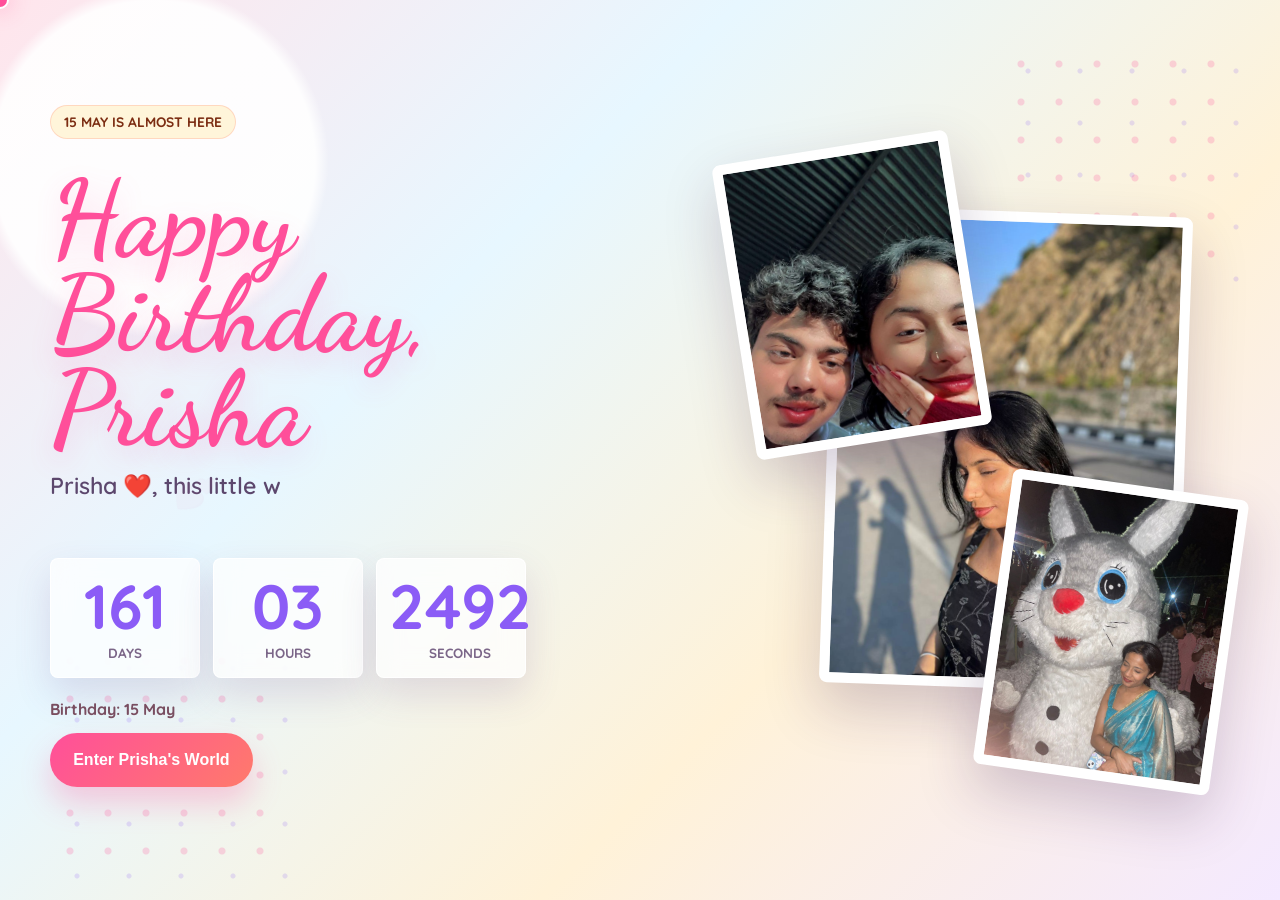
<file: girlFriend/HappyBirthdayGF/index.html>
<!DOCTYPE html>
<html lang="en">
<head>
    <meta charset="UTF-8">
    <meta name="viewport" content="width=device-width, initial-scale=1.0">
    <title>Prisha Birthday Countdown</title>
    <script src="https://cdnjs.cloudflare.com/ajax/libs/gsap/3.12.2/gsap.min.js"></script>
    <link rel="stylesheet" href="style.css">
</head>
<body>
    <div class="cursor"></div>
    <main class="birthday-page">
        <section class="hero-copy" aria-label="Birthday countdown for Prisha">
            <p class="eyebrow">15 May is almost here</p>
            <h1>Happy Birthday, Prisha</h1>
            <p class="greeting"></p>

            <div class="countdown" aria-label="Countdown to Prisha's birthday">
                <div class="time-card">
                    <span id="days">00</span>
                    <small>Days</small>
                </div>
                <div class="time-card">
                    <span id="hours">00</span>
                    <small>Hours</small>
                </div>
                <div class="time-card">
                    <span id="seconds">00</span>
                    <small>Seconds</small>
                </div>
            </div>

            <p class="birthday-date">Birthday: 15 May</p>
            <button class="cta-button" type="button">Enter Prisha's World</button>
        </section>

        <section class="photo-stage" aria-label="Prisha photos">
            <figure class="photo-card photo-card-main">
                <img src="d1.jpeg" alt="Prisha smiling">
            </figure>
            <figure class="photo-card photo-card-top">
                <img src="d2.jpeg" alt="Prisha portrait">
            </figure>
            <figure class="photo-card photo-card-bottom">
                <img src="d3.jpeg" alt="Beautiful moment of Prisha">
            </figure>
        </section>
    </main>

    <script src="script.js"></script>
</body>
</html>
</file>
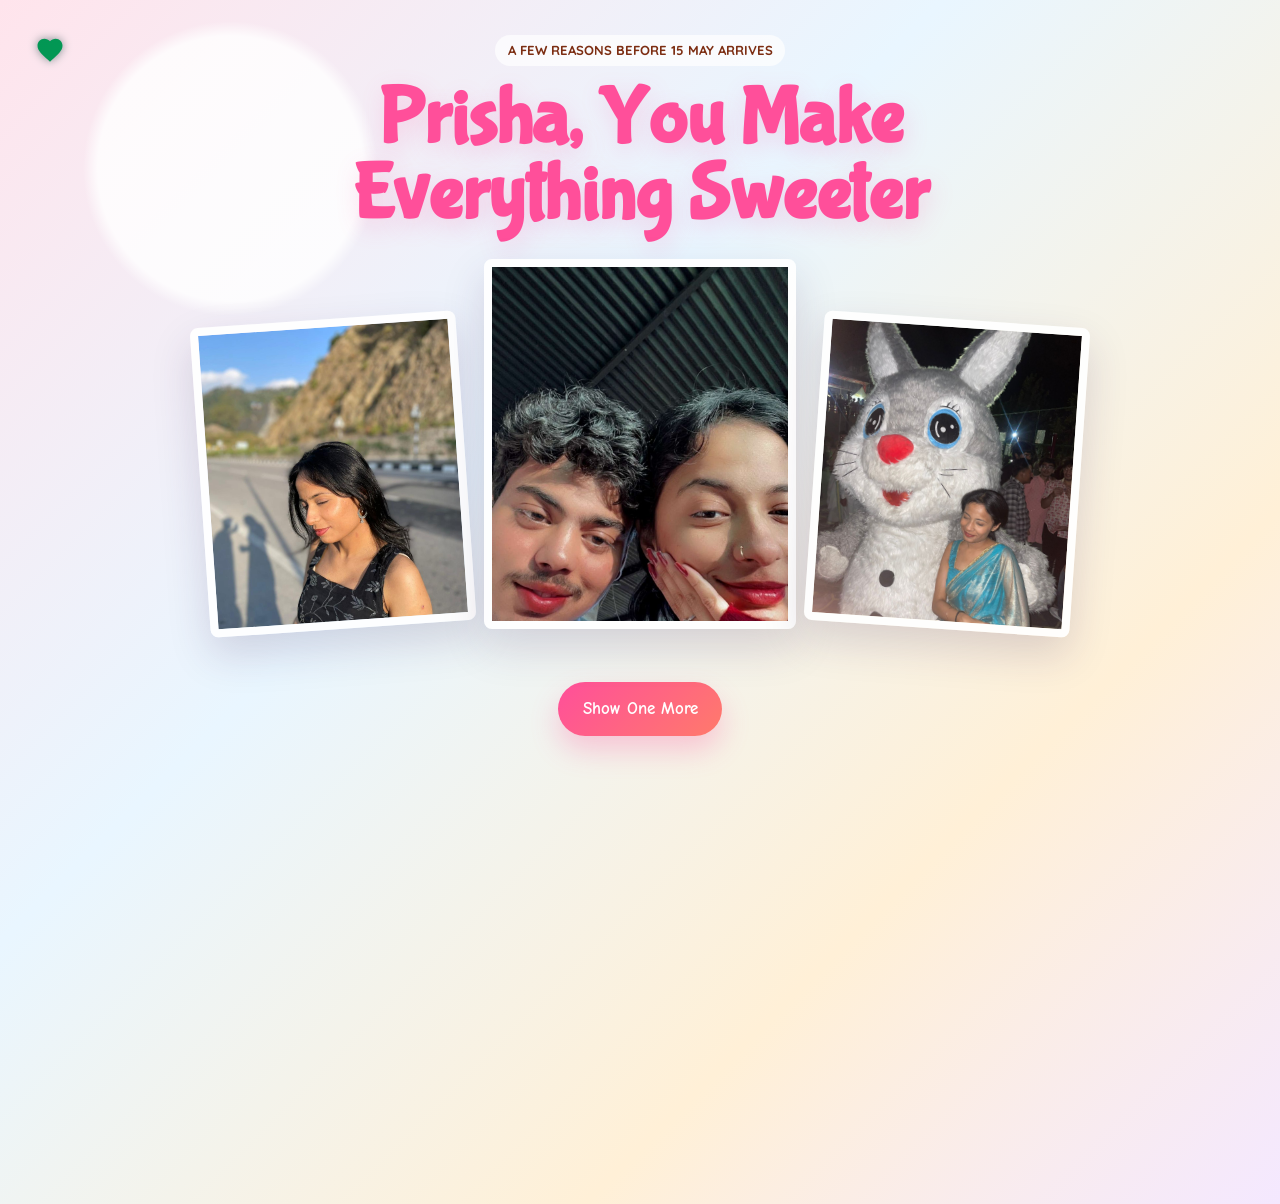
<file: girlFriend/HappyBirthdayGF/cause.html>
<!DOCTYPE html>
<html lang="en">
<head>
    <meta charset="UTF-8">
    <meta name="viewport" content="width=device-width, initial-scale=1.0">
    <title>For Prisha</title>
    <script src="https://cdnjs.cloudflare.com/ajax/libs/gsap/3.12.2/gsap.min.js"></script>
    <link rel="stylesheet" href="./cause.css">
</head>
<body>
    <div class="custom-cursor">
        <svg viewBox="0 0 24 24" aria-hidden="true">
            <path fill="#ff4f9a" d="M12 21.35l-1.45-1.32C5.4 15.36 2 12.28 2 8.5 2 5.42 4.42 3 7.5 3c1.74 0 3.41.81 4.5 2.09C13.09 3.81 14.76 3 16.5 3 19.58 3 22 5.42 22 8.5c0 3.78-3.4 6.86-8.55 11.54L12 21.35z"/>
        </svg>
    </div>

    <main class="container">
        <p class="page-kicker">A few reasons before 15 May arrives</p>
        <h1>Prisha, You Make Everything Sweeter</h1>

        <div class="portrait-strip" aria-label="Prisha photo highlights">
            <img src="d1.jpeg" alt="Prisha birthday portrait">
            <img src="d2.jpeg" alt="Prisha happy moment">
            <img src="d3.jpeg" alt="Prisha special memory">
        </div>

        <section id="reasons-container" aria-live="polite"></section>

        <button class="shuffle-button" type="button">Show One More</button>
        <div class="reason-counter"></div>

        <section class="ending-section">
            <div class="ending-photo">
                <img src="d1.jpeg" alt="Prisha">
            </div>
            <div class="ending-text">My favorite person, my Prisha</div>
        </section>
    </main>

    <script src="cause.js"></script>
</body>
</html>
</file>
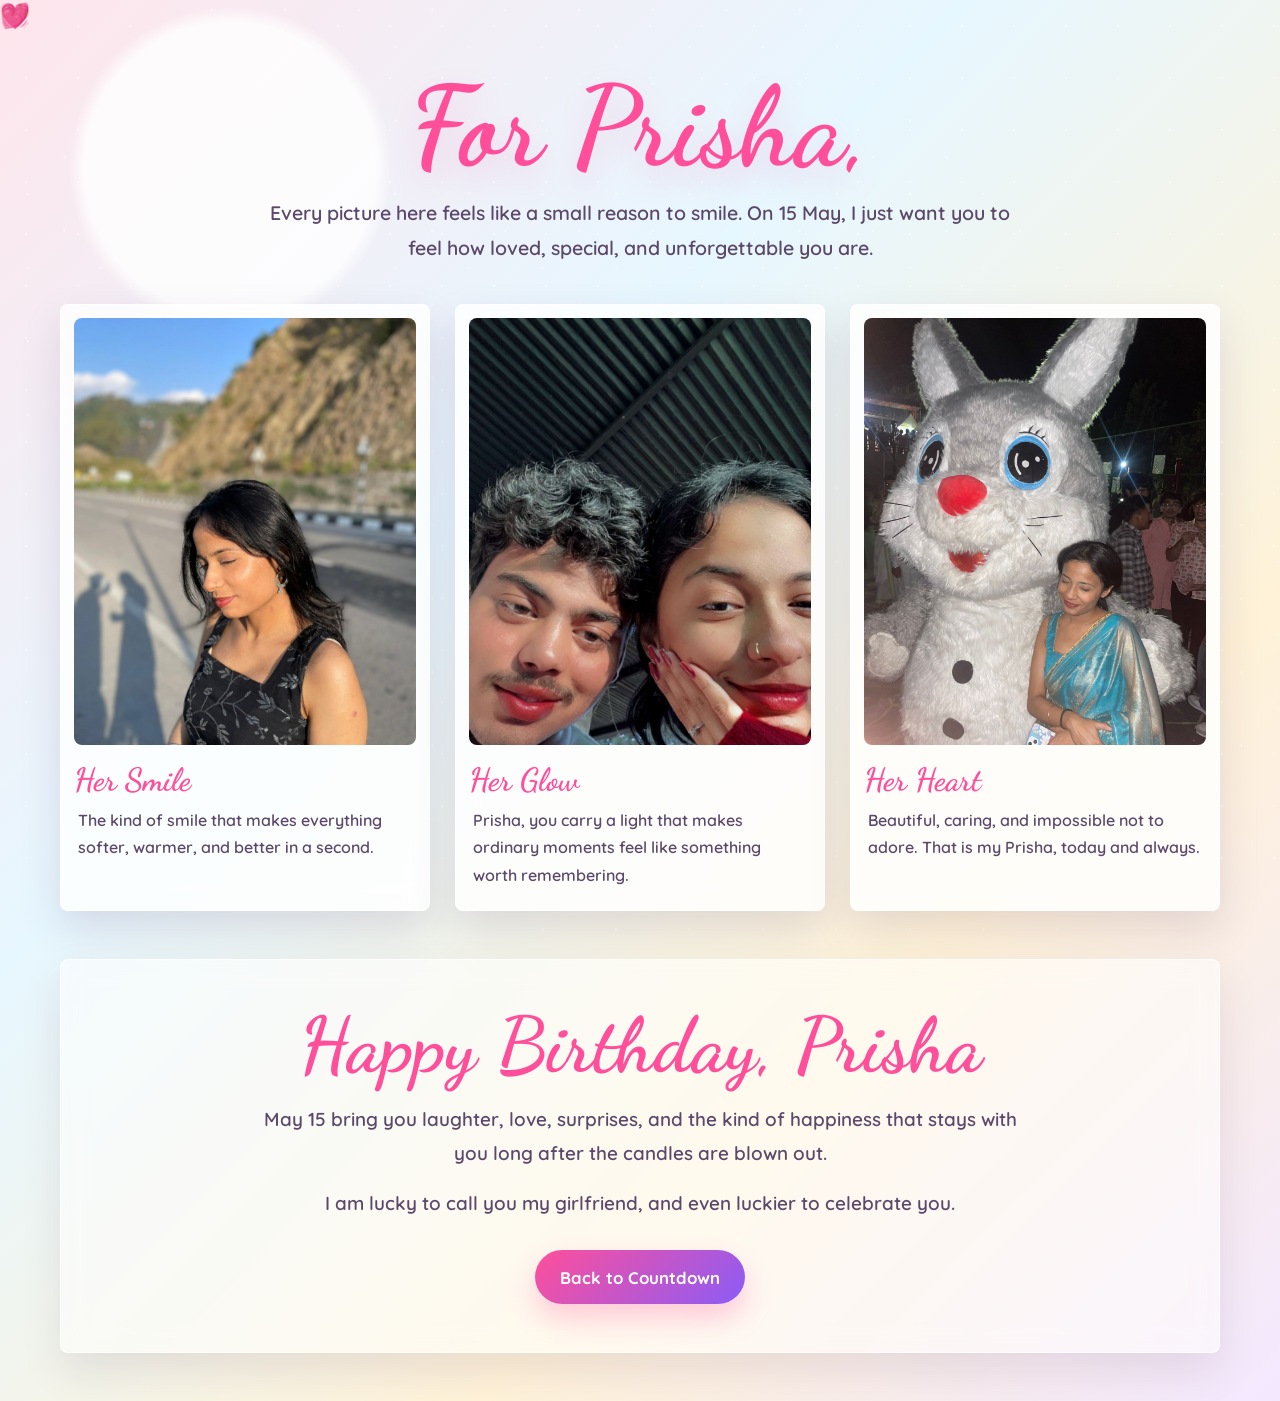
<file: girlFriend/HappyBirthdayGF/last.html>
<!DOCTYPE html>
<html lang="en">
<head>
    <meta charset="UTF-8">
    <meta name="viewport" content="width=device-width, initial-scale=1.0">
    <title>Prisha's Birthday Memories</title>
    <style>
        @import url('https://fonts.googleapis.com/css2?family=Dancing+Script:wght@700&family=Quicksand:wght@400;500;600;700&display=swap');

        * {
            margin: 0;
            padding: 0;
            box-sizing: border-box;
        }

        :root {
            --rose: #ff4f9a;
            --coral: #ff7a6b;
            --lavender: #8b5cf6;
            --ink: #36264a;
        }

        body {
            min-height: 100vh;
            background:
                radial-gradient(circle at 18% 12%, rgba(255, 255, 255, 0.82) 0 9%, transparent 10%),
                linear-gradient(135deg, #ffe5ec 0%, #e7f7ff 36%, #fff2d8 70%, #f3e8ff 100%);
            font-family: 'Quicksand', sans-serif;
            overflow-x: hidden;
            color: var(--ink);
        }

        .magic-sparkles {
            position: fixed;
            inset: 0;
            pointer-events: none;
            z-index: 1;
        }

        .magic-sparkles::before,
        .magic-sparkles::after {
            content: '';
            position: absolute;
            inset: 0;
            background-image: radial-gradient(circle, rgba(255, 255, 255, 0.95) 1px, transparent 1px);
            background-size: 52px 52px;
            animation: sparkleLayer 8s linear infinite;
            opacity: 0.5;
        }

        .magic-sparkles::after {
            animation-delay: -4s;
            transform: rotate(45deg);
        }

        .floating-hearts {
            position: fixed;
            inset: 0;
            pointer-events: none;
            z-index: 2;
        }

        .heart {
            position: absolute;
            font-size: 1.5rem;
            color: rgba(255, 79, 154, 0.62);
            animation: floatHeart var(--float-duration, 6s) ease-in-out infinite;
            animation-delay: var(--delay, 0s);
        }

        .page-shell {
            position: relative;
            z-index: 3;
            width: min(1160px, calc(100% - 32px));
            margin: 0 auto;
            padding: clamp(2.5rem, 6vw, 5rem) 0 3rem;
        }

        .welcome {
            text-align: center;
            margin-bottom: 2rem;
        }

        .welcome p {
            max-width: 760px;
            margin: 1.1rem auto 0;
            font-size: clamp(1rem, 2vw, 1.22rem);
            line-height: 1.8;
            font-weight: 600;
            color: #5b486a;
        }

        .welcome h1 {
            font-family: 'Dancing Script', cursive;
            font-size: clamp(3.2rem, 10vw, 7rem);
            line-height: 0.9;
            color: var(--rose);
            text-shadow: 0 14px 32px rgba(255, 79, 154, 0.18);
            animation: fadeInScale 1s ease;
        }

        .memory-container {
            display: grid;
            grid-template-columns: repeat(3, minmax(0, 1fr));
            gap: clamp(1rem, 3vw, 1.6rem);
            margin-top: 2.4rem;
        }

        .memory-card {
            min-height: 100%;
            background: rgba(255, 255, 255, 0.82);
            border: 1px solid rgba(255, 255, 255, 0.92);
            border-radius: 8px;
            padding: 0.8rem;
            box-shadow: 0 18px 42px rgba(63, 34, 83, 0.13);
            transition: transform 0.35s ease, box-shadow 0.35s ease;
            backdrop-filter: blur(12px);
        }

        .memory-card:hover {
            transform: translateY(-8px);
            box-shadow: 0 22px 48px rgba(255, 79, 154, 0.2);
        }

        .memory-img {
            width: 100%;
            aspect-ratio: 4 / 5;
            object-fit: cover;
            object-position: center 22%;
            border-radius: 8px;
            margin-bottom: 1rem;
            display: block;
        }

        .memory-title {
            font-family: 'Dancing Script', cursive;
            color: var(--rose);
            font-size: clamp(1.55rem, 3vw, 2rem);
            margin-bottom: 0.5rem;
        }

        .memory-caption {
            font-size: 1rem;
            line-height: 1.7;
            color: #5b486a;
            font-weight: 600;
            padding: 0 0.25rem 0.5rem;
        }

        .final-message {
            text-align: center;
            margin-top: 3rem;
            padding: clamp(1.8rem, 5vw, 3rem);
            background: rgba(255, 255, 255, 0.54);
            border: 1px solid rgba(255, 255, 255, 0.82);
            border-radius: 8px;
            backdrop-filter: blur(12px);
            box-shadow: 0 18px 42px rgba(63, 34, 83, 0.1);
        }

        .final-message h2 {
            font-family: 'Dancing Script', cursive;
            font-size: clamp(2.6rem, 8vw, 4.8rem);
            line-height: 1;
            color: var(--rose);
            margin-bottom: 1.2rem;
            animation: heartbeat 2s infinite;
        }

        .final-message p {
            font-size: clamp(1rem, 2vw, 1.18rem);
            max-width: 780px;
            margin: 0 auto 1rem;
            line-height: 1.8;
            color: #5b486a;
            font-weight: 600;
        }

        .goodbye-btn {
            display: inline-grid;
            place-items: center;
            min-height: 54px;
            padding: 0 1.55rem;
            margin-top: 0.8rem;
            font-size: 1.05rem;
            font-weight: 800;
            background: linear-gradient(135deg, var(--rose), var(--lavender));
            color: #fff;
            border: 0;
            border-radius: 999px;
            cursor: pointer;
            text-decoration: none;
            transition: transform 0.3s ease, box-shadow 0.3s ease;
            box-shadow: 0 14px 28px rgba(255, 79, 154, 0.28);
        }

        .goodbye-btn:hover {
            transform: translateY(-3px) scale(1.03);
            box-shadow: 0 18px 34px rgba(255, 79, 154, 0.36);
        }

        @keyframes sparkleLayer {
            0% {
                transform: translateY(0);
            }
            100% {
                transform: translateY(-52px);
            }
        }

        @keyframes floatHeart {
            0% {
                transform: translate(0, 100vh) rotate(0deg);
            }
            100% {
                transform: translate(var(--translate-x, 0), -100vh) rotate(360deg);
            }
        }

        @keyframes heartbeat {
            0%, 100% {
                transform: scale(1);
            }
            50% {
                transform: scale(1.04);
            }
        }

        @keyframes fadeInScale {
            0% {
                opacity: 0;
                transform: scale(0.92);
            }
            100% {
                opacity: 1;
                transform: scale(1);
            }
        }

        @media (max-width: 860px) {
            .memory-container {
                grid-template-columns: 1fr;
            }

            .memory-card {
                width: min(480px, 100%);
                margin: 0 auto;
            }
        }

        @media (max-width: 520px) {
            .page-shell {
                width: min(100% - 22px, 1160px);
                padding-top: 2rem;
            }

            .final-message {
                padding-inline: 1rem;
            }

            .goodbye-btn {
                width: 100%;
            }
        }
    </style>
</head>
<body>
    <div class="magic-sparkles"></div>
    <div class="floating-hearts">
        <div class="heart" style="--float-duration: 6s; --delay: 0s; --translate-x: 20px;">💝</div>
        <div class="heart" style="--float-duration: 8s; --delay: 1s; --translate-x: -30px;">💖</div>
        <div class="heart" style="--float-duration: 7s; --delay: 2s; --translate-x: 40px;">💗</div>
        <div class="heart" style="--float-duration: 9s; --delay: 3s; --translate-x: -20px;">💓</div>
        <div class="heart" style="--float-duration: 5s; --delay: 4s; --translate-x: 30px;">💕</div>
    </div>

    <main class="page-shell">
        <section class="welcome">
            <h1>For Prisha,</h1>
            <p>Every picture here feels like a small reason to smile. On 15 May, I just want you to feel how loved, special, and unforgettable you are.</p>
        </section>

        <section class="memory-container" aria-label="Prisha memories">
            <article class="memory-card">
                <img src="d1.jpeg" alt="Prisha smiling" class="memory-img">
                <h2 class="memory-title">Her Smile</h2>
                <p class="memory-caption">The kind of smile that makes everything softer, warmer, and better in a second.</p>
            </article>

            <article class="memory-card">
                <img src="d2.jpeg" alt="Prisha in a beautiful moment" class="memory-img">
                <h2 class="memory-title">Her Glow</h2>
                <p class="memory-caption">Prisha, you carry a light that makes ordinary moments feel like something worth remembering.</p>
            </article>

            <article class="memory-card">
                <img src="d3.jpeg" alt="Prisha birthday memory" class="memory-img">
                <h2 class="memory-title">Her Heart</h2>
                <p class="memory-caption">Beautiful, caring, and impossible not to adore. That is my Prisha, today and always.</p>
            </article>
        </section>

        <section class="final-message">
            <h2>Happy Birthday, Prisha</h2>
            <p>May 15 bring you laughter, love, surprises, and the kind of happiness that stays with you long after the candles are blown out.</p>
            <p>I am lucky to call you my girlfriend, and even luckier to celebrate you.</p>
            <a href="index.html" class="goodbye-btn">Back to Countdown</a>
        </section>
    </main>
</body>
</html>
</file>
<file: girlFriend/HappyBirthdayGF/style.css>
@import url('https://fonts.googleapis.com/css2?family=Dancing+Script:wght@700&family=Quicksand:wght@400;500;600;700&display=swap');

* {
    margin: 0;
    padding: 0;
    box-sizing: border-box;
    cursor: none;
}

:root {
    --rose: #ff4f9a;
    --coral: #ff7a6b;
    --lavender: #8b5cf6;
    --ink: #36264a;
    --paper: rgba(255, 255, 255, 0.74);
}

body {
    min-height: 100vh;
    font-family: 'Quicksand', Arial, sans-serif;
    color: var(--ink);
    overflow-x: hidden;
    background:
        radial-gradient(circle at 12% 18%, rgba(255, 255, 255, 0.9) 0 12%, transparent 13%),
        linear-gradient(135deg, #ffe5ec 0%, #e7f7ff 34%, #fff2d8 66%, #f4e9ff 100%);
}

body::before,
body::after {
    content: "";
    position: fixed;
    inset: auto;
    width: 240px;
    height: 240px;
    pointer-events: none;
    background-image:
        radial-gradient(circle, rgba(255, 79, 154, 0.22) 0 3px, transparent 4px),
        radial-gradient(circle, rgba(139, 92, 246, 0.18) 0 2px, transparent 3px);
    background-size: 38px 38px, 52px 52px;
    filter: blur(0.2px);
    animation: driftPattern 18s linear infinite;
}

body::before {
    top: 5%;
    right: 3%;
}

body::after {
    left: 4%;
    bottom: 2%;
    animation-direction: reverse;
}

.cursor {
    width: 18px;
    height: 18px;
    background: var(--rose);
    border: 2px solid #fff;
    border-radius: 50%;
    position: fixed;
    z-index: 20;
    pointer-events: none;
    box-shadow: 0 0 22px rgba(255, 79, 154, 0.45);
    transform: translate(-50%, -50%);
}

.birthday-page {
    position: relative;
    z-index: 1;
    width: min(1180px, calc(100% - 32px));
    min-height: 100vh;
    margin: 0 auto;
    display: grid;
    grid-template-columns: minmax(0, 1fr) minmax(320px, 0.82fr);
    align-items: center;
    gap: clamp(2rem, 6vw, 5rem);
    padding: 36px 0;
}

.hero-copy {
    display: grid;
    gap: 1.35rem;
    align-content: center;
}

.eyebrow {
    width: fit-content;
    padding: 0.45rem 0.8rem;
    border-radius: 999px;
    color: #7c2d12;
    background: rgba(255, 244, 214, 0.9);
    border: 1px solid rgba(255, 122, 107, 0.24);
    font-size: 0.86rem;
    font-weight: 700;
    text-transform: uppercase;
    letter-spacing: 0;
}

h1 {
    max-width: 780px;
    font-family: 'Dancing Script', cursive;
    font-size: clamp(3.4rem, 9vw, 6.6rem);
    line-height: 0.9;
    color: var(--rose);
    text-shadow: 0 10px 28px rgba(255, 79, 154, 0.18);
    opacity: 0;
}

.greeting {
    max-width: 660px;
    min-height: 4rem;
    color: #5c476d;
    font-size: clamp(1.05rem, 2vw, 1.45rem);
    line-height: 1.6;
    font-weight: 600;
}

.countdown {
    display: grid;
    grid-template-columns: repeat(3, minmax(92px, 150px));
    gap: 0.8rem;
    margin-top: 0.35rem;
}

.time-card {
    min-height: 104px;
    padding: 1rem 0.75rem;
    display: grid;
    place-items: center;
    border-radius: 8px;
    background: var(--paper);
    border: 1px solid rgba(255, 255, 255, 0.9);
    box-shadow: 0 16px 36px rgba(114, 67, 137, 0.16);
    backdrop-filter: blur(12px);
}

.time-card span {
    font-size: clamp(2.1rem, 6vw, 3.9rem);
    font-weight: 700;
    color: var(--lavender);
    line-height: 1;
    font-variant-numeric: tabular-nums;
}

.time-card small {
    margin-top: 0.45rem;
    font-size: 0.84rem;
    color: #7b6688;
    font-weight: 700;
    text-transform: uppercase;
    letter-spacing: 0;
}

.birthday-date {
    color: #7a4f60;
    font-weight: 700;
}

.cta-button {
    width: fit-content;
    min-height: 54px;
    padding: 0 1.45rem;
    font-size: 1rem;
    font-weight: 800;
    background: linear-gradient(135deg, var(--rose), var(--coral));
    border: 0;
    border-radius: 999px;
    color: #fff;
    cursor: pointer;
    box-shadow: 0 16px 30px rgba(255, 79, 154, 0.28);
    transition: transform 0.25s ease, box-shadow 0.25s ease;
    opacity: 0;
}

.cta-button:hover {
    transform: translateY(-2px) scale(1.03);
    box-shadow: 0 20px 38px rgba(255, 79, 154, 0.36);
}

.photo-stage {
    position: relative;
    min-height: 660px;
}

.photo-card {
    position: absolute;
    overflow: hidden;
    border: 10px solid rgba(255, 255, 255, 0.92);
    border-radius: 8px;
    background: #fff;
    box-shadow: 0 24px 55px rgba(63, 34, 83, 0.22);
}

.photo-card img {
    width: 100%;
    height: 100%;
    display: block;
    object-fit: cover;
    object-position: center 22%;
}

.photo-card-main {
    top: 50%;
    right: 9%;
    width: min(72%, 360px);
    aspect-ratio: 3 / 4;
    transform: translateY(-50%) rotate(2deg);
}

.photo-card-top,
.photo-card-bottom {
    width: min(48%, 238px);
    aspect-ratio: 4 / 5;
}

.photo-card-top {
    top: 4%;
    left: 0;
    transform: rotate(-9deg);
}

.photo-card-bottom {
    right: 0;
    bottom: 0;
    transform: rotate(8deg);
}

.floating {
    position: fixed;
    pointer-events: none;
    z-index: 5;
    opacity: 0;
}

@keyframes driftPattern {
    0% {
        transform: translateY(0);
    }
    100% {
        transform: translateY(-36px);
    }
}

@media (max-width: 880px) {
    * {
        cursor: auto;
    }

    .cursor {
        display: none;
    }

    .birthday-page {
        grid-template-columns: 1fr;
        min-height: auto;
        padding: 28px 0 46px;
    }

    .photo-stage {
        min-height: 460px;
        order: -1;
    }

    .photo-card-main {
        width: min(68%, 320px);
        right: 12%;
    }

    .photo-card-top,
    .photo-card-bottom {
        width: min(43%, 190px);
    }
}

@media (max-width: 560px) {
    .birthday-page {
        width: min(100% - 22px, 1180px);
    }

    .countdown {
        grid-template-columns: repeat(3, minmax(0, 1fr));
    }

    .time-card {
        min-height: 92px;
        border-radius: 14px;
        padding: 0.75rem 0.4rem;
    }

    .time-card small {
        font-size: 0.72rem;
    }

    .photo-stage {
        min-height: 390px;
    }

.photo-card {
        border-width: 7px;
        border-radius: 8px;
    }

    .greeting {
        min-height: 5.8rem;
    }

    .cta-button {
        width: 100%;
    }
}
</file>
<file: girlFriend/HappyBirthdayGF/cause.css>
@import url('https://fonts.googleapis.com/css2?family=Bubblegum+Sans&family=Comic+Neue:wght@700&family=Quicksand:wght@500;600;700&display=swap');

* {
    margin: 0;
    padding: 0;
    box-sizing: border-box;
    cursor: none;
}

:root {
    --rose: #ff4f9a;
    --coral: #ff7a6b;
    --lavender: #8b5cf6;
    --ink: #3b294a;
}

body {
    min-height: 100vh;
    background:
        radial-gradient(circle at 18% 14%, rgba(255, 255, 255, 0.82) 0 9%, transparent 10%),
        linear-gradient(135deg, #ffe4ec 0%, #e9f6ff 38%, #fff0d7 72%, #f4e8ff 100%);
    font-family: 'Quicksand', sans-serif;
    overflow-x: hidden;
    padding: clamp(1rem, 4vw, 2.2rem);
    color: var(--ink);
}

.custom-cursor {
    width: 30px;
    height: 30px;
    position: fixed;
    pointer-events: none;
    z-index: 9999;
    mix-blend-mode: difference;
    transition: transform 0.1s;
}

.custom-cursor svg {
    width: 100%;
    height: 100%;
    filter: drop-shadow(0 0 5px rgba(255, 182, 193, 0.5));
}

.container {
    max-width: 1080px;
    margin: 0 auto;
    text-align: center;
    position: relative;
    z-index: 1;
}

.page-kicker {
    display: inline-flex;
    margin: 0 auto 1rem;
    padding: 0.45rem 0.8rem;
    border-radius: 999px;
    background: rgba(255, 255, 255, 0.72);
    color: #7c2d12;
    font-size: 0.82rem;
    font-weight: 800;
    text-transform: uppercase;
    letter-spacing: 0;
}

h1 {
    max-width: 820px;
    margin: 0 auto 1.5rem;
    font-family: 'Bubblegum Sans', cursive;
    font-size: clamp(2.4rem, 7vw, 5rem);
    line-height: 0.96;
    color: var(--rose);
    text-shadow: 2px 8px 24px rgba(255, 79, 154, 0.18);
}

.portrait-strip {
    width: min(880px, 100%);
    min-height: 232px;
    margin: 0 auto 1.6rem;
    display: grid;
    grid-template-columns: 0.85fr 1fr 0.85fr;
    align-items: end;
    gap: clamp(0.55rem, 2vw, 1.1rem);
}

.portrait-strip img {
    width: 100%;
    height: clamp(190px, 35vw, 310px);
    object-fit: cover;
    object-position: center 22%;
    border: 8px solid rgba(255, 255, 255, 0.92);
    border-radius: 8px;
    box-shadow: 0 18px 42px rgba(63, 34, 83, 0.17);
}

.portrait-strip img:nth-child(1) {
    transform: rotate(-4deg);
}

.portrait-strip img:nth-child(2) {
    height: clamp(230px, 43vw, 370px);
}

.portrait-strip img:nth-child(3) {
    transform: rotate(4deg);
}

#reasons-container {
    display: grid;
    gap: 1rem;
}

.reason-card {
    background: rgba(255, 255, 255, 0.82);
    border: 1px solid rgba(255, 255, 255, 0.92);
    border-radius: 8px;
    padding: 1.35rem;
    box-shadow: 0 14px 34px rgba(63, 34, 83, 0.12);
    transition: transform 0.3s, box-shadow 0.3s;
    cursor: pointer;
    position: relative;
    overflow: hidden;
    backdrop-filter: blur(12px);
}

.reason-card:hover {
    transform: translateY(-5px);
    box-shadow: 0 18px 40px rgba(255, 79, 154, 0.2);
}

.reason-text {
    font-size: clamp(1rem, 2vw, 1.2rem);
    line-height: 1.7;
    font-weight: 700;
    position: relative;
    z-index: 2;
}

.gif-overlay {
    position: absolute;
    inset: 0;
    background: rgba(255, 255, 255, 0.95);
    display: flex;
    align-items: center;
    justify-content: center;
    opacity: 0;
    transition: opacity 0.3s;
    z-index: 1;
}

.gif-overlay img {
    max-width: 160px;
    max-height: 160px;
    object-fit: contain;
}

.reason-card:hover .gif-overlay {
    opacity: 1;
}

.shuffle-button {
    min-height: 54px;
    background: linear-gradient(135deg, var(--rose), var(--coral));
    border: 0;
    border-radius: 999px;
    padding: 0 1.55rem;
    font-size: 1.05rem;
    color: #fff;
    margin: 1.7rem 0 0.6rem;
    cursor: pointer;
    transition: all 0.3s;
    font-family: 'Comic Neue', cursive;
    font-weight: 700;
    box-shadow: 0 14px 28px rgba(255, 79, 154, 0.28);
}

.shuffle-button.story-mode {
    background: linear-gradient(135deg, var(--lavender), var(--rose));
    transform: scale(1.05);
}

.shuffle-button:hover {
    transform: translateY(-2px) scale(1.05);
}

.shuffle-button.story-mode:hover {
    transform: translateY(-2px) scale(1.1);
}

.reason-counter {
    font-size: 0.92rem;
    color: #7b6688;
    min-height: 1.2rem;
    font-weight: 700;
}

.floating {
    position: fixed;
    pointer-events: none;
    animation: float 3s ease-in-out infinite;
    z-index: 5;
}

.ending-section {
    display: grid;
    place-items: center;
    gap: 1rem;
    margin-top: 3rem;
    padding-bottom: 2rem;
}

.ending-text {
    font-family: 'Bubblegum Sans', cursive;
    font-size: clamp(1.7rem, 5vw, 2.6rem);
    color: var(--rose);
    opacity: 0;
    transform: translateY(20px);
}

.ending-photo {
    width: min(260px, 72vw);
    aspect-ratio: 1;
    border-radius: 50%;
    overflow: hidden;
    border: 10px solid rgba(255, 255, 255, 0.9);
    box-shadow: 0 20px 45px rgba(63, 34, 83, 0.18);
    transform: scale(0);
}

.ending-photo img {
    width: 100%;
    height: 100%;
    object-fit: cover;
    object-position: center 20%;
}

@keyframes float {
    0%, 100% {
        transform: translateY(0);
    }
    50% {
        transform: translateY(-20px);
    }
}

@media (max-width: 760px) {
    * {
        cursor: auto;
    }

    .custom-cursor {
        display: none;
    }

    .portrait-strip {
        grid-template-columns: repeat(3, 1fr);
        min-height: 0;
    }

    .portrait-strip img {
        height: clamp(150px, 42vw, 230px);
        border-width: 6px;
        border-radius: 8px;
    }

    .portrait-strip img:nth-child(2) {
        height: clamp(180px, 52vw, 275px);
    }
}

@media (max-width: 520px) {
    body {
        padding-inline: 0.85rem;
    }

    .portrait-strip {
        gap: 0.35rem;
    }

    .shuffle-button {
        width: 100%;
    }
}
</file>
